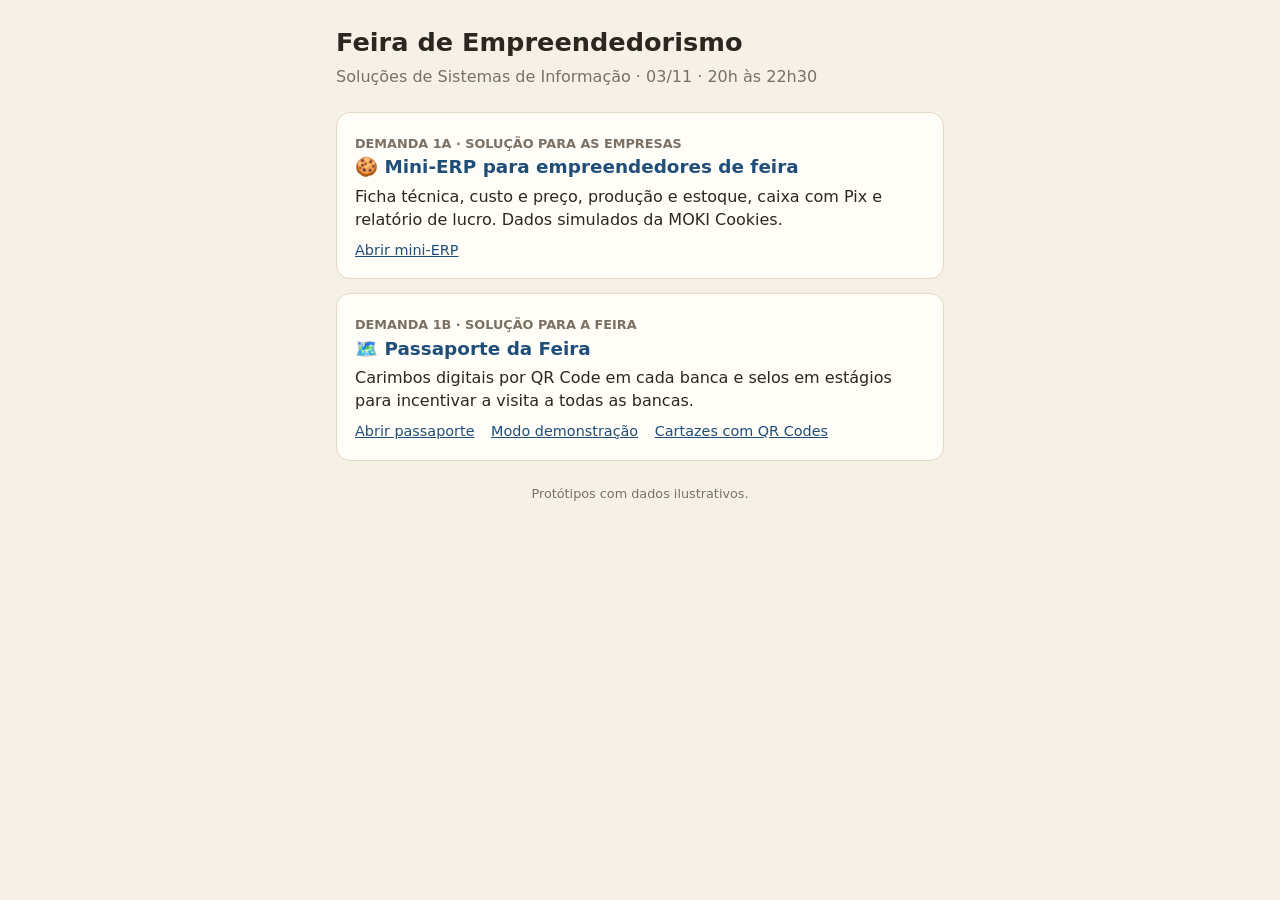
<file: index.html>
<!doctype html>
<html lang="pt-BR">
<head>
  <meta charset="utf-8">
  <meta name="viewport" content="width=device-width, initial-scale=1">
  <title>Feira de Empreendedorismo</title>
  <style>
    * { box-sizing: border-box; }
    body {
      margin: 0;
      background: #f6f1e7;
      color: #2b2620;
      font-family: system-ui, -apple-system, "Segoe UI", Roboto, sans-serif;
      line-height: 1.45;
    }
    main { max-width: 640px; margin: 0 auto; padding: 24px 16px 40px; }
    h1 { margin: 0 0 4px; font-size: 1.6rem; }
    .sub { margin: 0 0 24px; color: #7a7064; }
    .cartao {
      display: block;
      background: #fffdf8;
      border: 1px solid #e3d9c6;
      border-radius: 14px;
      padding: 18px;
      margin-bottom: 14px;
      color: inherit;
      text-decoration: none;
    }
    .cartao:hover { border-color: #1f4e79; }
    .cartao h2 { margin: 0 0 4px; font-size: 1.15rem; color: #1f4e79; }
    .cartao p { margin: 0 0 8px; }
    .tag { font-size: 0.8rem; font-weight: 600; color: #7a7064; }
    .links { font-size: 0.9rem; }
    .links a { color: #1f4e79; margin-right: 12px; }
    footer { margin-top: 24px; font-size: 0.8rem; color: #7a7064; text-align: center; }
  </style>
</head>
<body>
  <main>
    <h1>Feira de Empreendedorismo</h1>
    <p class="sub">Soluções de Sistemas de Informação · 03/11 · 20h às 22h30</p>

    <div class="cartao">
      <span class="tag">DEMANDA 1A · SOLUÇÃO PARA AS EMPRESAS</span>
      <h2>🍪 Mini-ERP para empreendedores de feira</h2>
      <p>Ficha técnica, custo e preço, produção e estoque, caixa com Pix e relatório de lucro. Dados simulados da MOKI Cookies.</p>
      <div class="links"><a href="mini-erp/">Abrir mini-ERP</a></div>
    </div>

    <div class="cartao">
      <span class="tag">DEMANDA 1B · SOLUÇÃO PARA A FEIRA</span>
      <h2>🗺️ Passaporte da Feira</h2>
      <p>Carimbos digitais por QR Code em cada banca e selos em estágios para incentivar a visita a todas as bancas.</p>
      <div class="links">
        <a href="passaporte/">Abrir passaporte</a>
        <a href="passaporte/?demo=1">Modo demonstração</a>
        <a href="passaporte/qrcodes.html">Cartazes com QR Codes</a>
      </div>
    </div>

    <footer>Protótipos com dados ilustrativos.</footer>
  </main>
</body>
</html>
</file>
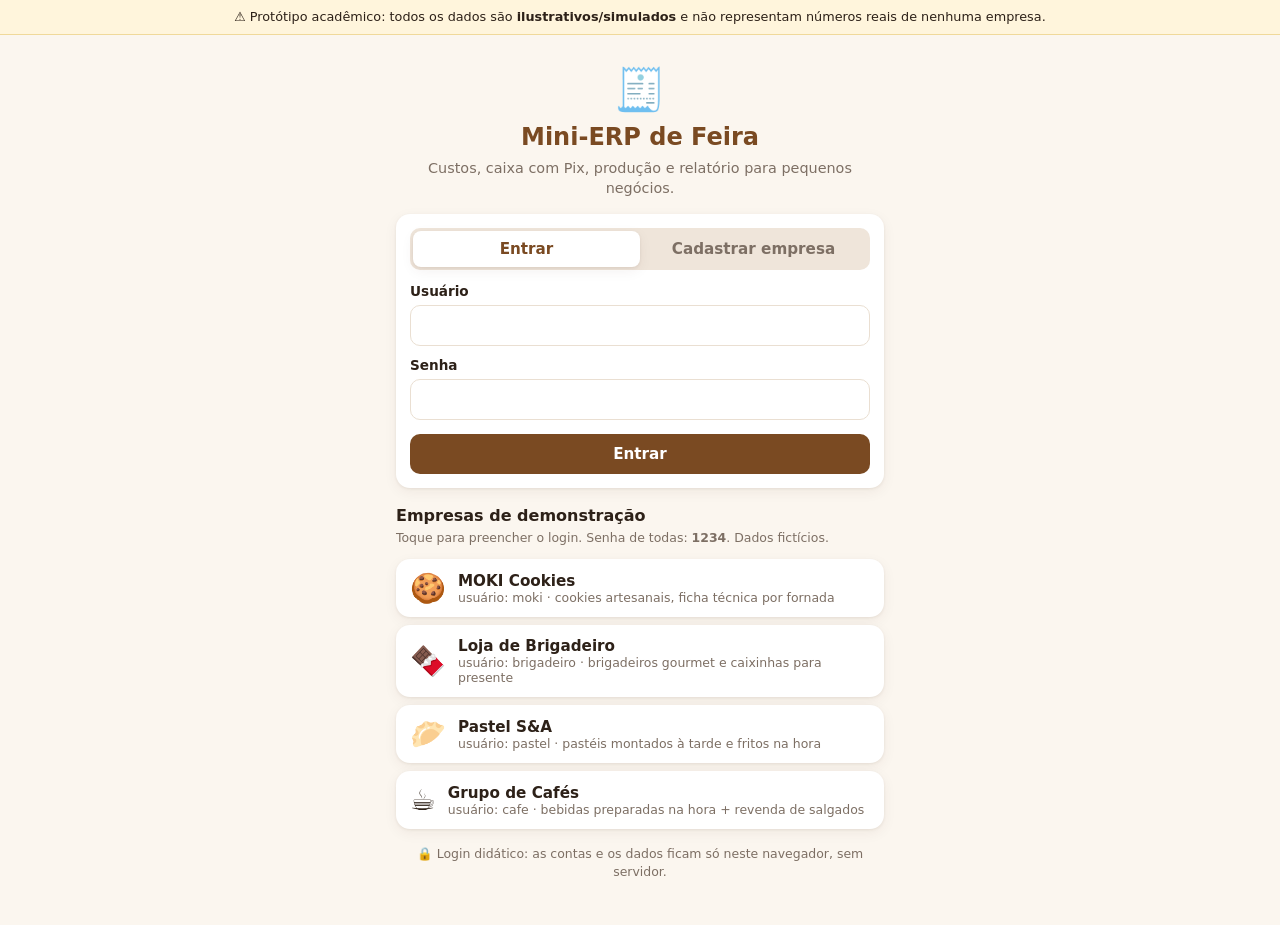
<file: mini-erp/index.html>
<!doctype html>
<html lang="pt-BR">
<head>
  <meta charset="utf-8">
  <meta name="viewport" content="width=device-width, initial-scale=1, viewport-fit=cover">
  <meta name="theme-color" content="#7a4a22">
  <title>Mini-ERP de Feira</title>
  <link rel="icon" href="data:image/svg+xml,<svg xmlns='http://www.w3.org/2000/svg' viewBox='0 0 100 100'><text y='.9em' font-size='90'>🍪</text></svg>">
  <link rel="stylesheet" href="css/style.css">
</head>
<body class="deslogado">
  <header class="topo">
    <div class="topo-linha">
      <span class="logo" id="logo-empresa">🧾</span>
      <div class="topo-nome">
        <h1 id="nome-empresa">Mini-ERP de Feira</h1>
        <small>Custos · Caixa · Produção · Relatório</small>
      </div>
      <button type="button" class="btn-sair" id="btn-sair">Sair</button>
    </div>
  </header>

  <div class="aviso-demo" role="note">
    ⚠️ Protótipo acadêmico: todos os dados são <strong>ilustrativos/simulados</strong> e não representam números reais de nenhuma empresa.
  </div>

  <section id="tela-login" aria-label="Entrar"></section>

  <main>
    <section id="view-caixa" class="view"></section>
    <section id="view-produtos" class="view"></section>
    <section id="view-producao" class="view"></section>
    <section id="view-relatorio" class="view"></section>
    <section id="view-ajustes" class="view"></section>
  </main>

  <nav class="abas" aria-label="Módulos">
    <button data-view="caixa"><span>🧾</span>Caixa</button>
    <button data-view="produtos"><span>📋</span>Produtos</button>
    <button data-view="producao"><span>🥣</span>Produção</button>
    <button data-view="relatorio"><span>📊</span>Relatório</button>
    <button data-view="ajustes"><span>⚙️</span>Ajustes</button>
  </nav>

  <dialog id="modal">
    <div class="modal-cab">
      <h2 id="modal-titulo"></h2>
      <button type="button" class="btn-icone" id="modal-fechar" aria-label="Fechar">✕</button>
    </div>
    <div id="modal-corpo"></div>
  </dialog>

  <div id="toast" role="status" aria-live="polite"></div>

  <script src="js/lib/qrcode.min.js"></script>
  <script src="js/pix.js"></script>
  <script src="js/demo.js"></script>
  <script src="js/app.js"></script>
</body>
</html>
</file>
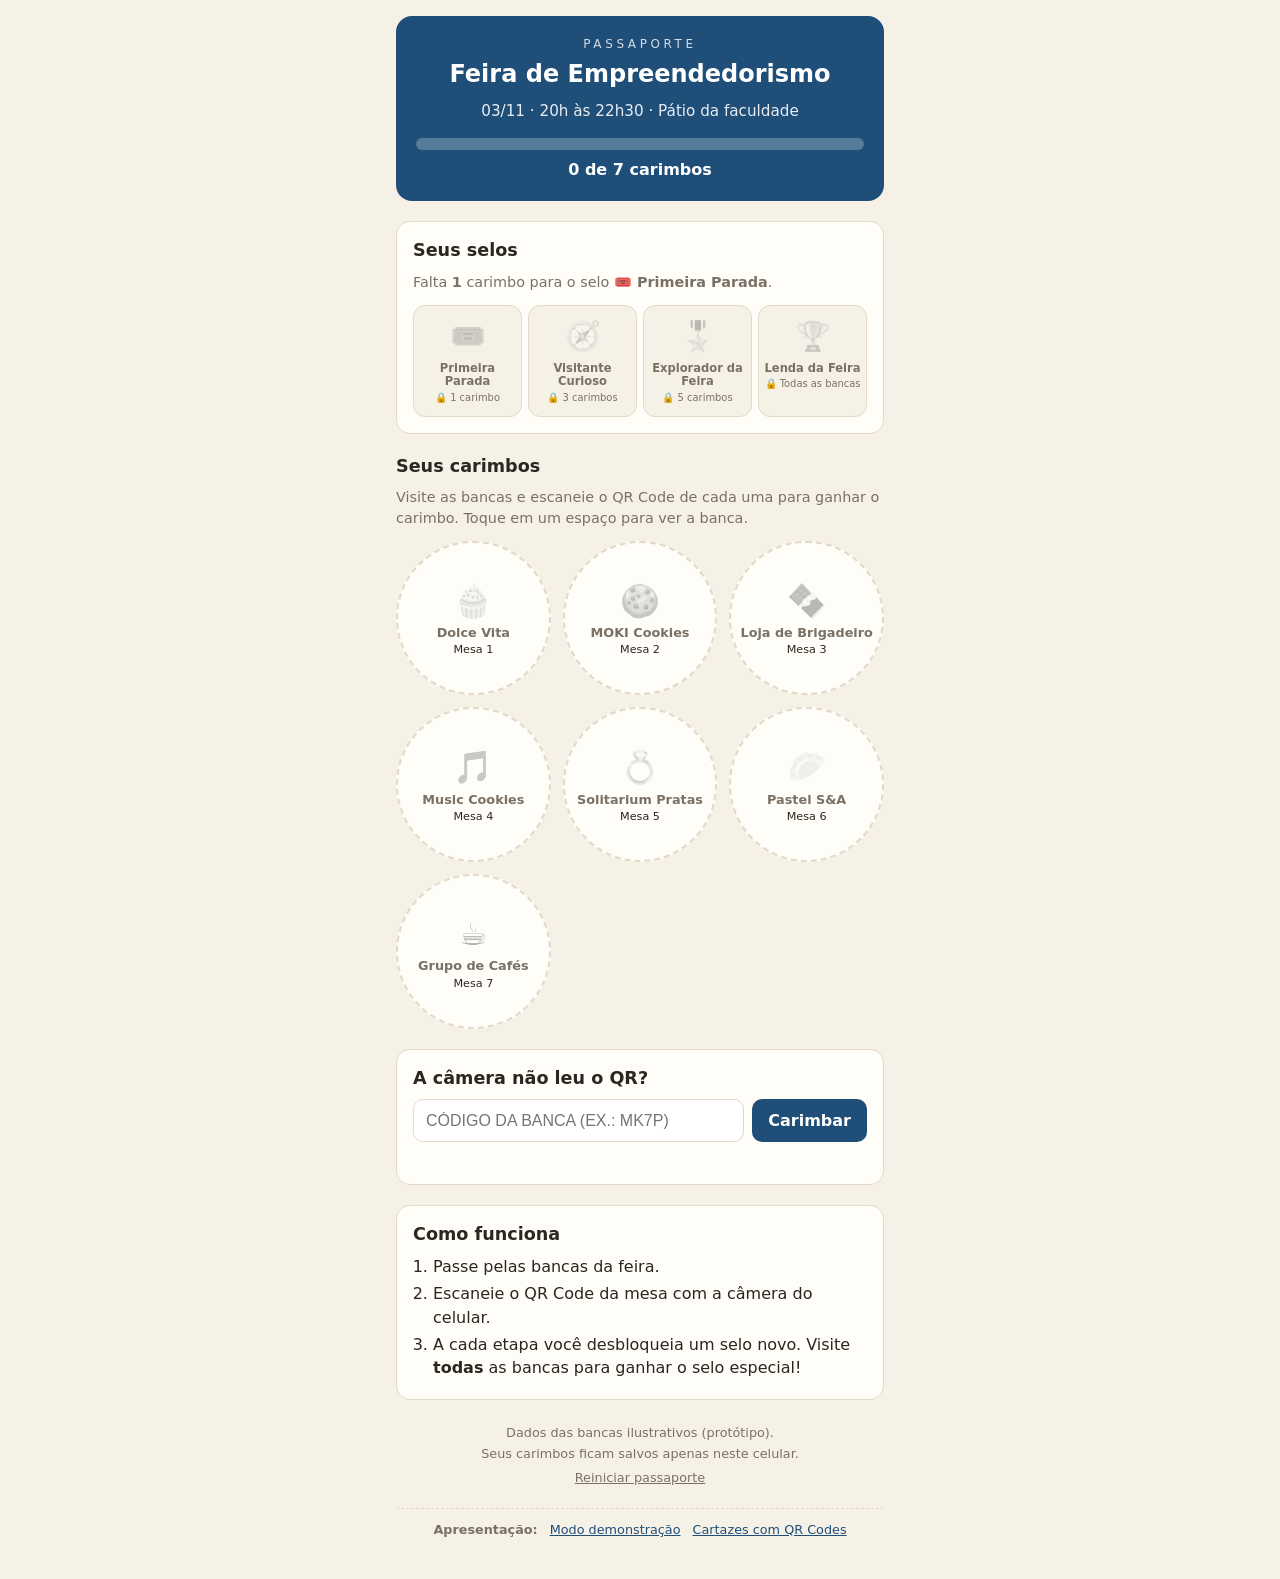
<file: passaporte/index.html>
<!doctype html>
<html lang="pt-BR">
<head>
  <meta charset="utf-8">
  <meta name="viewport" content="width=device-width, initial-scale=1">
  <title>Passaporte da Feira</title>
  <link rel="stylesheet" href="estilo.css">
</head>
<body>
  <main class="pagina">
    <header class="capa">
      <p class="selo-topo">PASSAPORTE</p>
      <h1 id="nome-feira">Feira de Empreendedorismo</h1>
      <p id="info-feira" class="info"></p>
      <div class="progresso">
        <div class="barra"><div id="barra-preenchida"></div></div>
        <p id="texto-progresso"></p>
      </div>
    </header>

    <section class="cartao">
      <h2>Seus selos</h2>
      <p id="proximo-selo" class="dica"></p>
      <div id="selos" class="selos"></div>
      <div id="votacao"></div>
    </section>

    <section>
      <h2>Seus carimbos</h2>
      <p class="dica">Visite as bancas e escaneie o QR Code de cada uma para ganhar o carimbo. Toque em um espaço para ver a banca.</p>
      <div id="grade" class="grade"></div>
    </section>

    <section class="cartao">
      <h2>A câmera não leu o QR?</h2>
      <form id="form-codigo" class="form-codigo">
        <input id="campo-codigo" type="text" maxlength="8" placeholder="Código da banca (ex.: MK7P)" autocomplete="off" autocapitalize="characters" aria-label="Código da banca">
        <button type="submit">Carimbar</button>
      </form>
      <p id="msg-codigo" class="msg" role="status"></p>
    </section>

    <section class="cartao">
      <h2>Como funciona</h2>
      <ol class="passos">
        <li>Passe pelas bancas da feira.</li>
        <li>Escaneie o QR Code da mesa com a câmera do celular.</li>
        <li>A cada etapa você desbloqueia um selo novo. Visite <strong>todas</strong> as bancas para ganhar o selo especial!</li>
      </ol>
    </section>

    <footer class="rodape">
      <p>Dados das bancas ilustrativos (protótipo).</p>
      <p>Seus carimbos ficam salvos apenas neste celular.</p>
      <button id="btn-reiniciar" class="link">Reiniciar passaporte</button>
      <nav id="links-apresentacao" class="links-apresentacao" hidden>
        <strong>Apresentação:</strong>
        <a id="link-demo" href="?demo=1">Modo demonstração</a>
        <a href="qrcodes.html">Cartazes com QR Codes</a>
      </nav>
    </footer>
  </main>

  <dialog id="modal">
    <div id="modal-conteudo"></div>
    <button id="modal-fechar" class="botao-secundario">Fechar</button>
  </dialog>

  <script src="dados.js"></script>
  <script src="app.js"></script>
</body>
</html>
</file>
<file: mini-erp/css/style.css>
:root {
  --marrom: #7a4a22;
  --marrom-escuro: #5a3416;
  --caramelo: #e8a33d;
  --creme: #fbf6ef;
  --cartao: #ffffff;
  --texto: #2d2118;
  --suave: #7d6f64;
  --borda: #eadfd2;
  --verde: #2f8a4e;
  --verde-claro: #e3f4e8;
  --vermelho: #c0392b;
  --vermelho-claro: #fdecea;
  --amarelo-claro: #fff5dc;
  --raio: 14px;
  --sombra: 0 1px 3px rgba(60, 35, 15, .08), 0 4px 14px rgba(60, 35, 15, .06);
}

* { box-sizing: border-box; }

html { -webkit-text-size-adjust: 100%; }

body {
  margin: 0;
  font-family: system-ui, -apple-system, "Segoe UI", Roboto, sans-serif;
  background: var(--creme);
  color: var(--texto);
  font-size: 16px;
  line-height: 1.4;
  padding-bottom: calc(72px + env(safe-area-inset-bottom));
}

h1, h2, h3 { margin: 0; line-height: 1.2; }
h2 { font-size: 1.2rem; }
h3 { font-size: 1rem; margin: 18px 0 8px; }
small, .suave { color: var(--suave); }

/* ---------- Topo ---------- */
.topo {
  background: var(--marrom);
  color: #fff;
  padding: 12px 16px;
  padding-top: calc(12px + env(safe-area-inset-top));
}
.topo-linha { display: flex; gap: 10px; align-items: center; max-width: 760px; margin: 0 auto; }
.topo h1 { font-size: 1.1rem; }
.topo small { color: #f3dcc3; font-size: .75rem; }
.logo { font-size: 1.8rem; }

.aviso-demo {
  background: var(--amarelo-claro);
  border-bottom: 1px solid #f0d99a;
  font-size: .8rem;
  padding: 8px 16px;
  text-align: center;
}

main { max-width: 760px; margin: 0 auto; padding: 14px 16px 24px; }
.view { display: none; }
.view.ativa { display: block; }

/* ---------- Navegação inferior ---------- */
.abas {
  position: fixed; left: 0; right: 0; bottom: 0;
  display: grid; grid-template-columns: repeat(5, 1fr);
  background: #fff;
  border-top: 1px solid var(--borda);
  padding-bottom: env(safe-area-inset-bottom);
  z-index: 10;
}
.abas button {
  border: 0; background: none; padding: 8px 2px 10px;
  font-size: .72rem; color: var(--suave);
  display: flex; flex-direction: column; align-items: center; gap: 2px;
  cursor: pointer;
}
.abas button span { font-size: 1.3rem; filter: grayscale(1); opacity: .7; }
.abas button.ativa { color: var(--marrom); font-weight: 700; }
.abas button.ativa span { filter: none; opacity: 1; }

/* ---------- Componentes ---------- */
.cartao {
  background: var(--cartao);
  border-radius: var(--raio);
  box-shadow: var(--sombra);
  padding: 14px;
  margin-bottom: 12px;
}

.cab-secao { display: flex; justify-content: space-between; align-items: center; gap: 8px; margin-bottom: 12px; flex-wrap: wrap; }

.btn {
  border: 0; border-radius: 10px;
  padding: 11px 16px; font-size: .95rem; font-weight: 600;
  background: var(--marrom); color: #fff; cursor: pointer;
  font-family: inherit;
}
.btn:active { transform: scale(.98); }
.btn:disabled { opacity: .45; cursor: not-allowed; }
.btn-sec { background: #f1e7dc; color: var(--marrom-escuro); }
.btn-verde { background: var(--verde); }
.btn-perigo { background: var(--vermelho); }
.btn-peq { padding: 7px 11px; font-size: .85rem; }
.btn-bloco { width: 100%; display: block; }
.btn-icone { border: 0; background: none; font-size: 1.1rem; cursor: pointer; padding: 6px 8px; color: var(--suave); }
.btns { display: flex; gap: 8px; flex-wrap: wrap; }

.segmentado { display: flex; background: #efe5da; border-radius: 10px; padding: 3px; margin-bottom: 12px; }
.segmentado button {
  flex: 1; border: 0; background: none; padding: 9px; border-radius: 8px;
  font-weight: 600; color: var(--suave); cursor: pointer; font-size: .95rem; font-family: inherit;
}
.segmentado button.ativa { background: #fff; color: var(--marrom); box-shadow: var(--sombra); }

label { display: block; font-size: .85rem; font-weight: 600; margin: 10px 0 4px; }
input, select, textarea {
  width: 100%; padding: 10px 12px; font-size: 1rem;
  border: 1px solid var(--borda); border-radius: 10px; background: #fff;
  font-family: inherit; color: var(--texto);
}
input:focus, select:focus { outline: 2px solid var(--caramelo); border-color: transparent; }
.dica { font-size: .78rem; color: var(--suave); margin-top: 4px; }
.linha2 { display: grid; grid-template-columns: 1fr 1fr; gap: 10px; }
.linha2 > div > label { margin-top: 10px; }

.etiqueta { display: inline-block; font-size: .72rem; font-weight: 700; padding: 2px 8px; border-radius: 99px; background: #efe5da; color: var(--marrom-escuro); }
.etiqueta.ok { background: var(--verde-claro); color: var(--verde); }
.etiqueta.baixo { background: var(--amarelo-claro); color: #9a6a00; }
.etiqueta.zero { background: var(--vermelho-claro); color: var(--vermelho); }

.alerta { border-radius: 10px; padding: 10px 12px; font-size: .88rem; margin-bottom: 12px; }
.alerta.amarelo { background: var(--amarelo-claro); border: 1px solid #f0d99a; }
.alerta.vermelho { background: var(--vermelho-claro); border: 1px solid #f3c1bb; }
.alerta.verde { background: var(--verde-claro); border: 1px solid #b9e2c6; }

.vazio { text-align: center; padding: 26px 12px; color: var(--suave); }
.vazio .grande { font-size: 2.4rem; display: block; margin-bottom: 6px; }

/* listas */
.lista { list-style: none; margin: 0; padding: 0; }
.lista li { display: flex; align-items: center; gap: 10px; padding: 10px 0; border-bottom: 1px solid var(--borda); }
.lista li:last-child { border-bottom: 0; }
.lista .info { flex: 1; min-width: 0; }
.lista .titulo { font-weight: 600; }
.lista .sub { font-size: .8rem; color: var(--suave); }
.lista .valor { font-weight: 700; white-space: nowrap; text-align: right; }

/* ---------- Caixa ---------- */
.grade-produtos { display: grid; grid-template-columns: repeat(auto-fill, minmax(140px, 1fr)); gap: 10px; }
.produto-btn {
  position: relative;
  background: #fff; border: 2px solid transparent; border-radius: var(--raio);
  box-shadow: var(--sombra); padding: 12px 10px; text-align: left; cursor: pointer;
  font-family: inherit; color: var(--texto); min-height: 112px;
  display: flex; flex-direction: column; gap: 4px;
}
.produto-btn:active { transform: scale(.97); border-color: var(--caramelo); }
.produto-btn .emoji { font-size: 1.8rem; }
.produto-btn .nome { font-weight: 600; font-size: .9rem; line-height: 1.2; }
.produto-btn .preco { font-weight: 800; color: var(--marrom); margin-top: auto; }
.produto-btn .etiqueta { position: absolute; top: 8px; right: 8px; }
.produto-btn .qtd-carrinho {
  position: absolute; top: -8px; left: -8px;
  background: var(--caramelo); color: #fff; font-weight: 800; border-radius: 99px;
  min-width: 26px; height: 26px; display: grid; place-items: center; font-size: .85rem;
}
.produto-btn.esgotado { opacity: .5; }

.carrinho li .qtd { display: flex; align-items: center; gap: 6px; }
.carrinho li .qtd button {
  width: 32px; height: 32px; border-radius: 50%; border: 0; background: #f1e7dc;
  font-size: 1.1rem; font-weight: 700; color: var(--marrom-escuro); cursor: pointer;
}

.barra-total {
  position: sticky; bottom: calc(68px + env(safe-area-inset-bottom));
  background: var(--marrom-escuro); color: #fff;
  border-radius: var(--raio); padding: 12px 14px; margin-top: 12px;
  display: flex; align-items: center; justify-content: space-between; gap: 10px;
  box-shadow: 0 6px 20px rgba(60, 35, 15, .25);
}
.barra-total .rotulo { font-size: .8rem; color: #f3dcc3; }
.barra-total .total { font-size: 1.5rem; font-weight: 800; }
.barra-total .btn { background: var(--caramelo); color: #2d2118; font-size: 1.05rem; }

.total-grande { font-size: 2rem; font-weight: 800; text-align: center; color: var(--marrom); margin: 4px 0 10px; }
.troco { text-align: center; font-size: 1.15rem; margin: 12px 0; }
.troco strong { font-size: 1.6rem; color: var(--verde); display: block; }
.notas { display: grid; grid-template-columns: repeat(5, 1fr); gap: 6px; margin-top: 8px; }
.notas button { padding: 9px 2px; }

.qr-box { display: grid; place-items: center; padding: 12px; background: #fff; border-radius: 12px; border: 1px solid var(--borda); }
.qr-box img, .qr-box canvas { max-width: 100%; height: auto; }
.copia-cola { font-family: ui-monospace, Consolas, monospace; font-size: .72rem; word-break: break-all; background: #f7f1ea; padding: 8px; border-radius: 8px; margin: 10px 0; max-height: 80px; overflow: auto; }

/* ---------- Login e empresas ---------- */
.topo-nome { flex: 1; min-width: 0; }
.topo-nome h1 { white-space: nowrap; overflow: hidden; text-overflow: ellipsis; }
.btn-sair {
  border: 1px solid rgba(255, 255, 255, .4); background: none; color: #fff;
  border-radius: 99px; padding: 6px 12px; font-size: .8rem; cursor: pointer; font-family: inherit;
}
#tela-login { display: none; max-width: 520px; margin: 0 auto; padding: 18px 16px 32px; }
body.deslogado #tela-login { display: block; }
body.deslogado main, body.deslogado .abas, body.deslogado .topo { display: none; }
body.deslogado { padding-bottom: 0; }
.login-cab { text-align: center; margin: 8px 0 16px; }
.login-cab h1 { font-size: 1.5rem; color: var(--marrom); margin-top: 4px; }
.login-cab p { margin: 6px 0 0; font-size: .9rem; }
.logo-grande { font-size: 2.6rem; }
.lista-demos { display: grid; gap: 8px; }
.cartao-demo {
  display: flex; align-items: center; gap: 12px; text-align: left; width: 100%;
  background: #fff; border: 2px solid transparent; border-radius: var(--raio); box-shadow: var(--sombra);
  padding: 10px 12px; cursor: pointer; font-family: inherit; color: var(--texto); font-size: .95rem;
}
.cartao-demo:hover, .cartao-demo.ativa { border-color: var(--caramelo); }
.cartao-demo .emoji { font-size: 1.8rem; }
.cartao-demo small { display: block; color: var(--suave); font-size: .78rem; }
.icones-rapidos { display: flex; flex-wrap: wrap; gap: 4px; margin-top: 6px; }
.icones-rapidos button { font-size: 1.3rem; border: 0; background: #f7f1ea; border-radius: 8px; width: 38px; height: 38px; cursor: pointer; }
label.check { display: flex; align-items: center; gap: 8px; margin-top: 14px; font-weight: 600; cursor: pointer; }
label.check input { width: 20px; height: 20px; accent-color: var(--marrom); }

/* ---------- Seletor de ícone ---------- */
.campo-icone { display: flex; gap: 4px; }
.campo-icone input { text-align: center; padding: 10px 4px; min-width: 0; }
.campo-icone .btn { white-space: nowrap; padding: 7px 8px; }
.painel-icones {
  display: grid; grid-template-columns: repeat(auto-fill, minmax(42px, 1fr)); gap: 4px;
  background: #fff; border: 1px solid var(--borda); border-radius: 12px; padding: 8px; margin-top: 8px;
}
.painel-icones[hidden] { display: none; }
.painel-icones button {
  font-size: 1.5rem; height: 42px; border: 2px solid transparent; border-radius: 8px;
  background: none; cursor: pointer; padding: 0;
}
.painel-icones button:hover { background: #f7f1ea; }
.painel-icones button.ativa { border-color: var(--caramelo); background: var(--amarelo-claro); }
.painel-icones .dica { grid-column: 1 / -1; margin: 4px 0 0; }

/* ---------- Fichas / produção ---------- */
.receita-linha { display: grid; grid-template-columns: 1fr 90px 36px; gap: 6px; align-items: center; margin-bottom: 6px; }
.receita-linha .un { font-size: .75rem; color: var(--suave); }
.resumo-custo { background: #f7f1ea; border-radius: 10px; padding: 10px 12px; margin-top: 12px; font-size: .9rem; }
.resumo-custo div { display: flex; justify-content: space-between; padding: 2px 0; }
.resumo-custo .destaque { font-weight: 800; color: var(--marrom); font-size: 1rem; }

.barra { height: 8px; background: #efe5da; border-radius: 99px; overflow: hidden; margin-top: 6px; }
.barra > span { display: block; height: 100%; background: var(--verde); border-radius: 99px; }
.barra.baixo > span { background: #e0a800; }
.barra.zero > span { background: var(--vermelho); }

/* ---------- Relatório ---------- */
.kpis { display: grid; grid-template-columns: repeat(2, 1fr); gap: 10px; margin-bottom: 12px; }
.kpi { background: #fff; border-radius: var(--raio); box-shadow: var(--sombra); padding: 12px; }
.kpi .rot { font-size: .75rem; color: var(--suave); }
.kpi .val { font-size: 1.25rem; font-weight: 800; }
.kpi.lucro .val { color: var(--verde); }

.horarios { display: flex; align-items: flex-end; gap: 4px; height: 170px; padding-top: 18px; }
.horarios .col { flex: 1; display: flex; flex-direction: column; align-items: center; justify-content: flex-end; height: 100%; min-width: 0; }
.horarios .col .b { width: 100%; background: #d9c3ab; border-radius: 6px 6px 0 0; min-height: 2px; position: relative; }
.horarios .col.pico .b { background: var(--caramelo); }
.horarios .col .n { font-size: .65rem; color: var(--suave); margin-bottom: 2px; }
.horarios .col .h { font-size: .62rem; color: var(--suave); margin-top: 4px; writing-mode: vertical-rl; transform: rotate(180deg); height: 34px; }

.tabela { width: 100%; border-collapse: collapse; font-size: .85rem; }
.tabela th, .tabela td { padding: 8px 4px; border-bottom: 1px solid var(--borda); text-align: right; }
.tabela th:first-child, .tabela td:first-child { text-align: left; }
.tabela th { font-size: .72rem; color: var(--suave); font-weight: 600; }
.tabela-rolagem { overflow-x: auto; }

/* ---------- Modal ---------- */
dialog {
  border: 0; padding: 0; border-radius: 18px 18px 0 0;
  width: 100%; max-width: 560px; max-height: 92vh;
  margin: auto auto 0; background: var(--creme); color: var(--texto);
}
dialog::backdrop { background: rgba(40, 25, 10, .45); }
.modal-cab { display: flex; justify-content: space-between; align-items: center; padding: 14px 16px 6px; position: sticky; top: 0; background: var(--creme); z-index: 1; }
#modal-corpo { padding: 0 16px 20px; }
.modal-acoes { display: flex; gap: 8px; margin-top: 16px; }
.modal-acoes .btn { flex: 1; }

#toast {
  position: fixed; left: 50%; bottom: calc(86px + env(safe-area-inset-bottom));
  transform: translateX(-50%) translateY(20px);
  background: #2d2118; color: #fff; padding: 10px 16px; border-radius: 99px;
  font-size: .9rem; opacity: 0; pointer-events: none; transition: .25s; z-index: 100;
  max-width: calc(100% - 32px); text-align: center;
}
#toast.mostrar { opacity: 1; transform: translateX(-50%) translateY(0); }

@media (min-width: 640px) {
  .kpis { grid-template-columns: repeat(4, 1fr); }
  dialog { border-radius: 18px; margin: auto; }
  .horarios .col .h { writing-mode: horizontal-tb; transform: none; height: auto; }
}
</file>
<file: passaporte/estilo.css>
:root {
  --fundo: #f6f1e7;
  --papel: #fffdf8;
  --tinta: #2b2620;
  --suave: #7a7064;
  --borda: #e3d9c6;
  --destaque: #1f4e79;
  --ok: #2e7d32;
}

* { box-sizing: border-box; }

body {
  margin: 0;
  background: var(--fundo);
  color: var(--tinta);
  font-family: system-ui, -apple-system, "Segoe UI", Roboto, sans-serif;
  line-height: 1.45;
}

.pagina {
  max-width: 520px;
  margin: 0 auto;
  padding: 16px 16px 40px;
}

h1, h2 { margin: 0 0 8px; }
h2 { font-size: 1.1rem; }
section { margin-top: 20px; }

/* Capa */
.capa {
  background: var(--destaque);
  color: #fff;
  border-radius: 16px;
  padding: 20px;
  text-align: center;
}
.capa h1 { font-size: 1.5rem; }
.selo-topo {
  margin: 0 0 4px;
  letter-spacing: 0.3em;
  font-size: 0.75rem;
  opacity: 0.8;
}
.info { margin: 0 0 16px; opacity: 0.9; font-size: 0.95rem; }
.barra {
  height: 12px;
  background: rgba(255, 255, 255, 0.25);
  border-radius: 99px;
  overflow: hidden;
}
#barra-preenchida {
  height: 100%;
  width: 0;
  background: #ffd54f;
  transition: width 0.5s ease;
}
.progresso p { margin: 8px 0 0; font-weight: 600; }

/* Cartões */
.cartao {
  background: var(--papel);
  border: 1px solid var(--borda);
  border-radius: 14px;
  padding: 16px;
}
/* Selos */
.selos {
  display: grid;
  grid-template-columns: repeat(4, minmax(0, 1fr));
  gap: 6px;
}
.selo {
  text-align: center;
  padding: 10px 2px;
  min-width: 0;
  border-radius: 12px;
  border: 1px solid var(--borda);
  background: var(--fundo);
}
.selo .emoji { font-size: 1.8rem; display: block; }
.selo .nome { font-size: 0.72rem; font-weight: 700; line-height: 1.2; display: block; margin-top: 4px; }
.selo .requisito { font-size: 0.62rem; color: var(--suave); display: block; margin-top: 2px; overflow-wrap: anywhere; }
.selo.bloqueado .emoji { filter: grayscale(1); opacity: 0.3; }
.selo.bloqueado .nome { color: var(--suave); }
.selo.ganho { background: #fff8e1; border-color: #ffb300; }
.selo.ganho.especial {
  background: linear-gradient(135deg, #fff3c4, #ffd54f);
  border: 2px solid #c79100;
  box-shadow: 0 0 12px rgba(255, 179, 0, 0.6);
}
#votacao { margin-top: 12px; text-align: center; }
#votacao:empty { display: none; }
.aviso.selo-novo { background: #fff8e1; color: #8a5a00; }

.links-apresentacao {
  margin-top: 16px;
  padding-top: 12px;
  border-top: 1px dashed var(--borda);
  display: flex;
  flex-wrap: wrap;
  justify-content: center;
  gap: 4px 12px;
}
.links-apresentacao a { color: var(--destaque); }
.dica { margin: 0 0 12px; color: var(--suave); font-size: 0.9rem; }

/* Grade de carimbos */
.grade {
  display: grid;
  grid-template-columns: repeat(auto-fill, minmax(140px, 1fr));
  gap: 12px;
}
.espaco {
  font: inherit;
  color: inherit;
  cursor: pointer;
  aspect-ratio: 1;
  border: 2px dashed var(--borda);
  border-radius: 50%;
  background: var(--papel);
  display: flex;
  flex-direction: column;
  align-items: center;
  justify-content: center;
  padding: 8px;
  text-align: center;
}
.espaco .emoji { font-size: 2rem; filter: grayscale(1); opacity: 0.35; }
.espaco .nome { font-size: 0.8rem; font-weight: 600; color: var(--suave); }
.espaco .hora { font-size: 0.7rem; }

.espaco.carimbado {
  border: 3px double var(--cor);
  color: var(--cor);
  transform: rotate(-6deg);
  background: color-mix(in srgb, var(--cor) 8%, var(--papel));
}
.espaco.carimbado .emoji { filter: none; opacity: 1; }
.espaco.carimbado .nome { color: var(--cor); }
.espaco.novo { animation: carimbar 0.6s ease-out; }

@keyframes carimbar {
  0% { transform: scale(2) rotate(-20deg); opacity: 0; }
  70% { transform: scale(0.9) rotate(-4deg); opacity: 1; }
  100% { transform: scale(1) rotate(-6deg); }
}

/* Código manual */
.form-codigo { display: flex; gap: 8px; }
.form-codigo input {
  flex: 1;
  min-width: 0;
  padding: 10px 12px;
  font-size: 1rem;
  border: 1px solid var(--borda);
  border-radius: 10px;
  text-transform: uppercase;
}
button, .botao {
  font: inherit;
  font-weight: 600;
  padding: 10px 16px;
  border: 0;
  border-radius: 10px;
  background: var(--destaque);
  color: #fff;
  cursor: pointer;
  text-decoration: none;
  display: inline-block;
}
.botao-secundario { background: var(--borda); color: var(--tinta); }
button.link {
  background: none;
  color: var(--suave);
  text-decoration: underline;
  padding: 4px;
  font-weight: 400;
}
.msg { margin: 8px 0 0; min-height: 1.2em; font-size: 0.9rem; }
.msg.erro { color: #c62828; }
.msg.sucesso { color: var(--ok); }

.passos { margin: 0; padding-left: 20px; }
.passos li { margin-bottom: 4px; }

.rodape {
  margin-top: 24px;
  text-align: center;
  color: var(--suave);
  font-size: 0.8rem;
}
.rodape p { margin: 2px 0; }

/* Modal da banca */
dialog {
  border: 0;
  border-radius: 16px;
  padding: 20px;
  width: min(92vw, 420px);
  background: var(--papel);
  color: var(--tinta);
}
dialog::backdrop { background: rgba(0, 0, 0, 0.5); }
.modal-topo { text-align: center; }
.modal-topo .emoji { font-size: 3rem; }
.modal-topo h2 { color: var(--cor); font-size: 1.3rem; }
.aviso {
  border-radius: 10px;
  padding: 10px;
  text-align: center;
  font-weight: 600;
  margin: 12px 0;
  background: #eef3f8;
}
.aviso.novo { background: #e8f5e9; color: var(--ok); }
.modal-lista { padding-left: 20px; margin: 4px 0 12px; }
#modal-fechar { width: 100%; margin-top: 8px; }
.acoes { display: grid; gap: 8px; }
</file>
